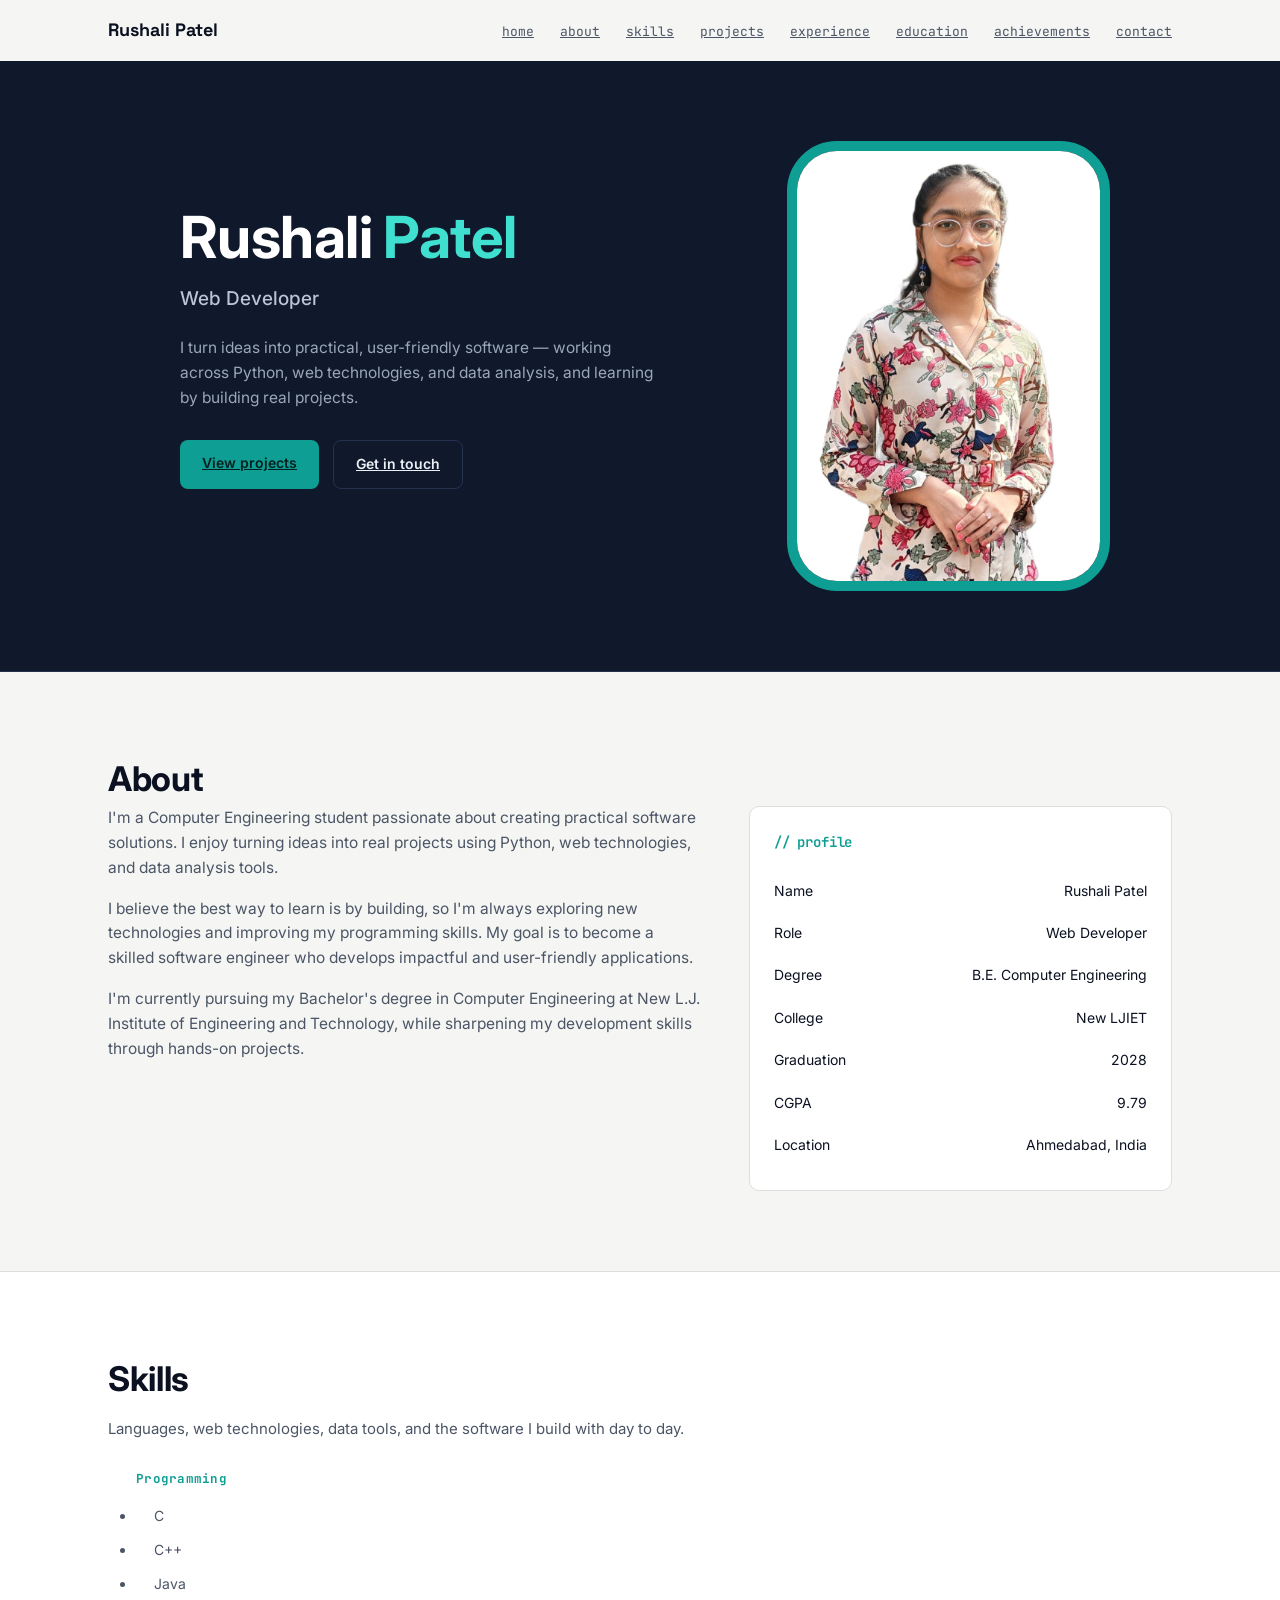
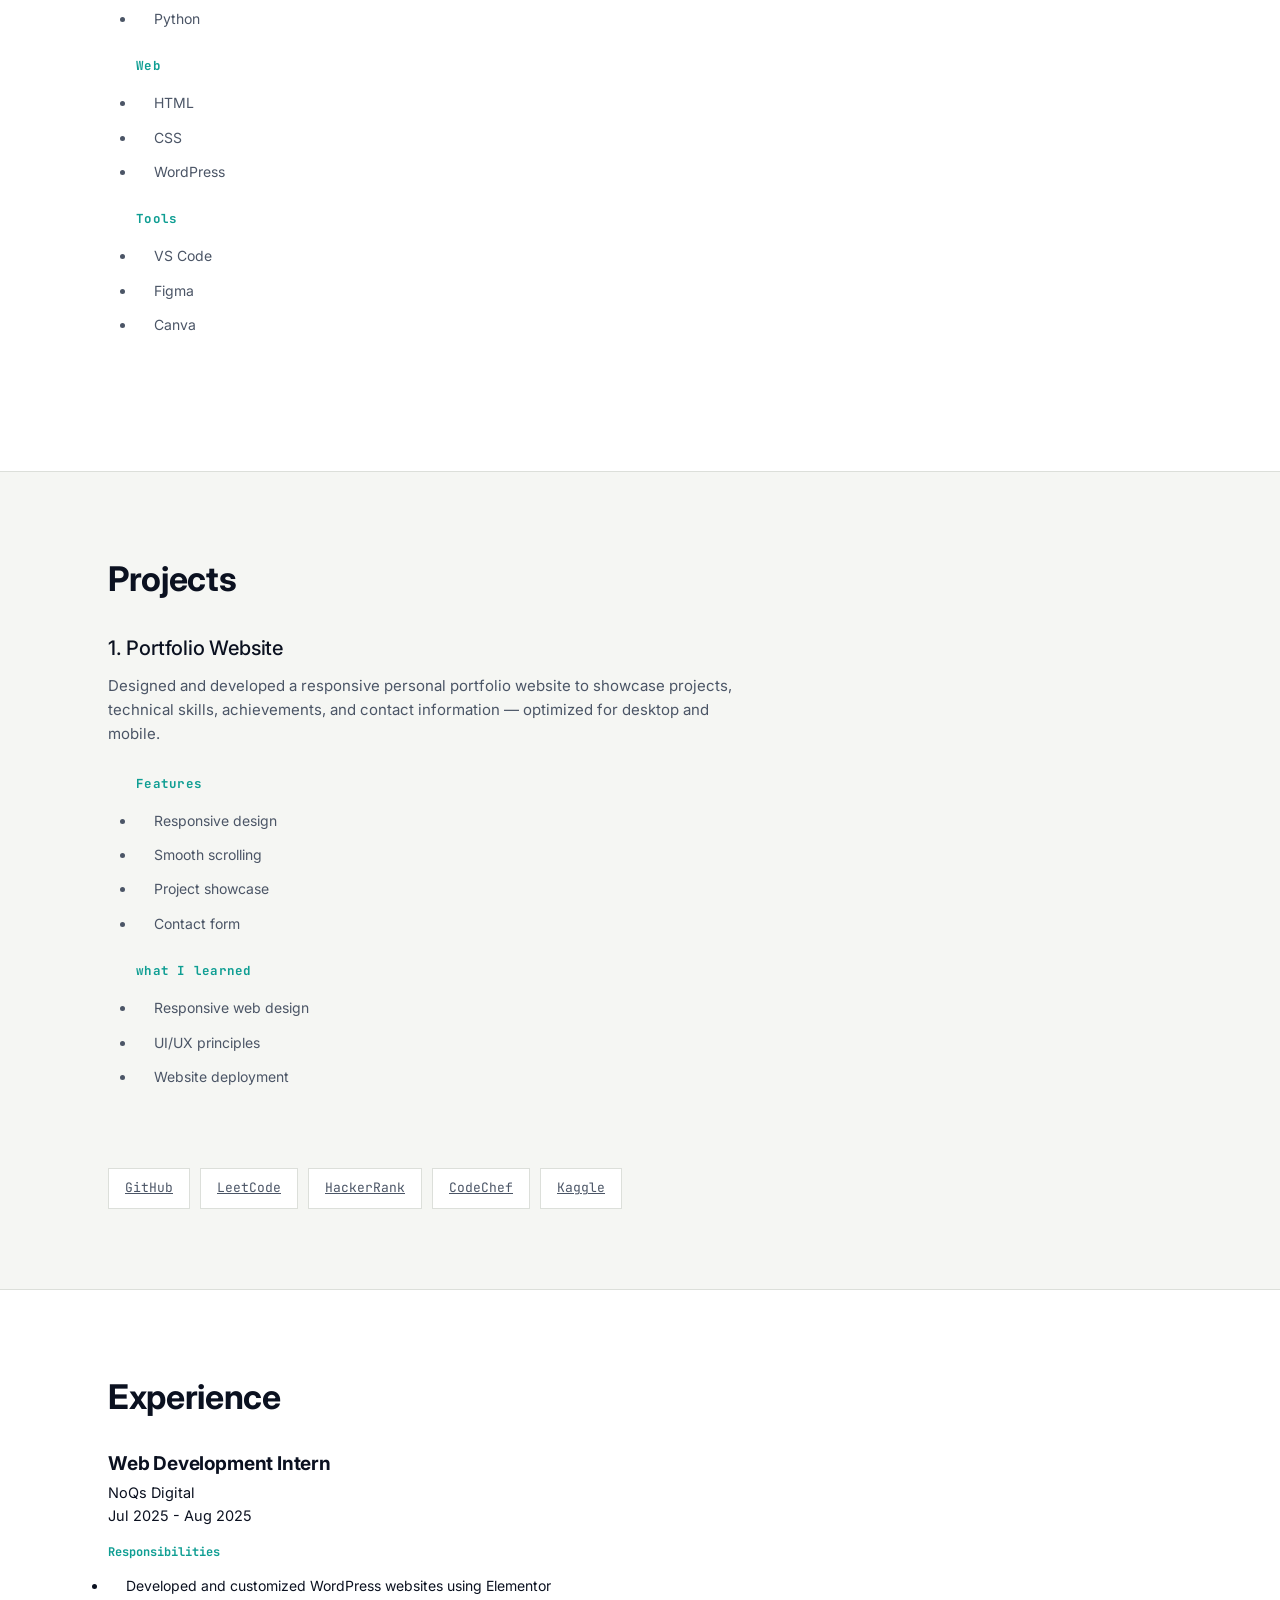
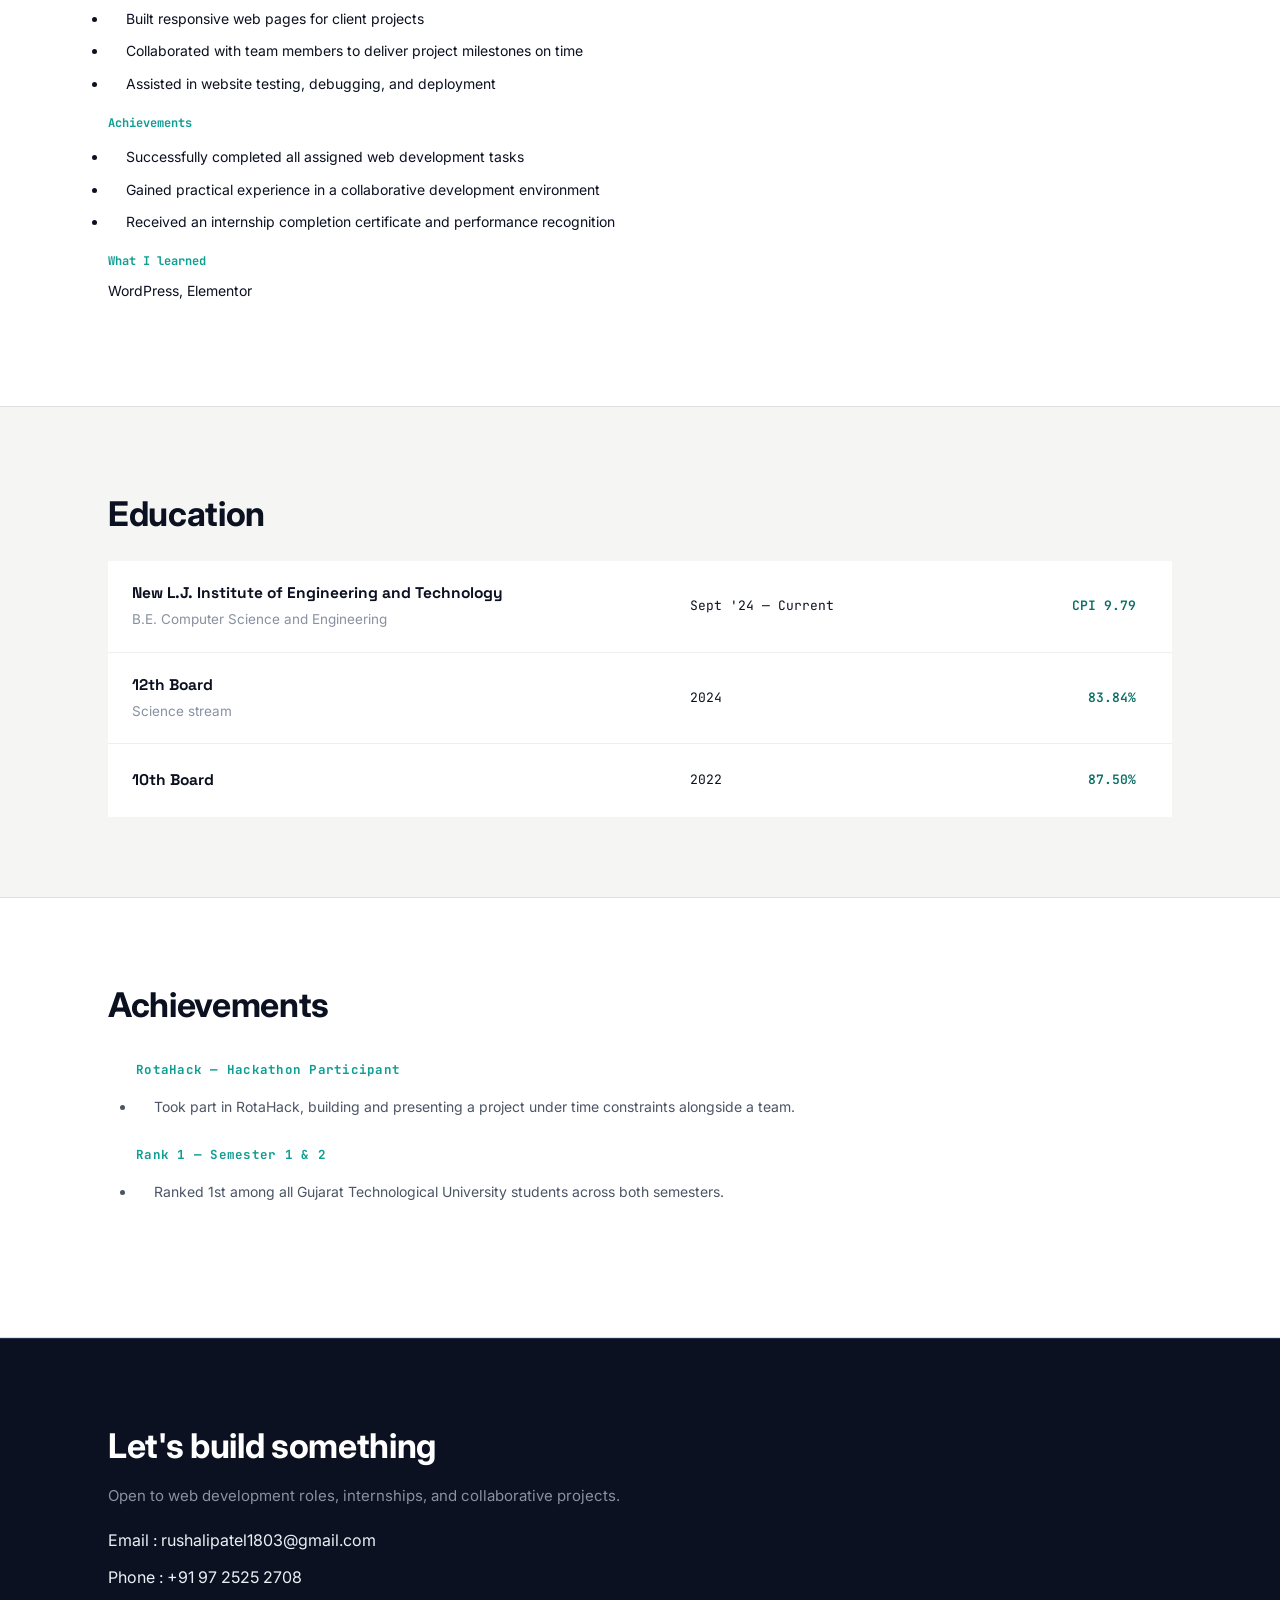
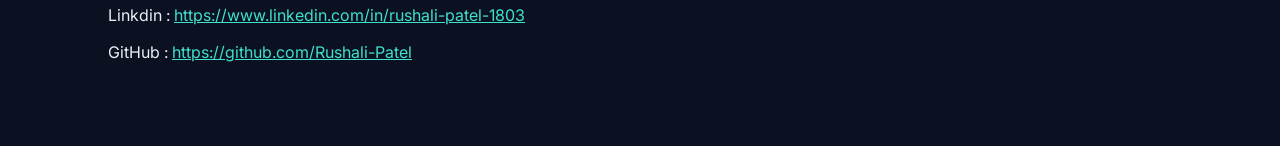
<file: index.html>
<!DOCTYPE html>
<html>
  <head>
    <meta charset="UTF-8">
    <meta name="viewport" content="width=device-width, initial-scale=1.0">
    <title>
      Rushali Patel — Web Developer
    </title>
  
    <link rel="stylesheet" href="style.css">
    
    <link rel="preconnect" href="https://fonts.googleapis.com">
    <link rel="preconnect" href="https://fonts.gstatic.com" crossorigin>
    <link href="https://fonts.googleapis.com/css2?family=Space+Grotesk:wght@500;600;700&family=Inter:wght@400;500;600;700&family=JetBrains+Mono:wght@400;500;600&display=swap" rel="stylesheet">
  </head>

  <body>
    <header class="nav">
      <div class="nav_inner">
        <div class="nav_name">Rushali Patel
        </div>
          <input type="checkbox" id="nav-toggle" class="nav-toggle-input">
          <label for="nav-toggle" class="nav-toggle-btn" aria-label="Toggle menu">
            <span></span>
          </label>
          <ul class="nav_links">
            <li><a href="#home">home</a></li>
            <li><a href="#about">about</a></li>
            <li><a href="#skills">skills</a></li>
            <li><a href="#projects">projects</a></li>
            <li><a href="#experience">experience</a></li>
            <li><a href="#education">education</a></li>
            <li><a href="#achievements">achievements</a></li>
            <li><a href="#contact">contact</a></li>
          </ul>
        </div>
</header>

<section class="hero" id="home">
  <div class="hero-grid">
    <div>
      <h1>Rushali <span>Patel</span></h1>
      <div class="role">Web Developer</div>
      <p class="lead">I turn ideas into practical, user-friendly software — working across Python, web technologies, and data analysis, and learning by building real projects.</p>
      <div class="hero-cta">
        <a class="btn-primary" href="#projects">View projects</a>
        <a class="btn-ghost" href="#contact">Get in touch</a>
      </div>
    </div>
    <div class="profile-photo-box">
      <img class="profile-photo" src="profile-photo.JPG">
    </div>
  </div>
</section>

<section id="about">
  <div class="wrap">
    <div class="section-head">
      <h2>About</h2>
      </div>
      <div class="about-grid">
      <div>
        <p>I'm a Computer Engineering student passionate about creating practical software solutions. I enjoy turning ideas into real projects using Python, web technologies, and data analysis tools.</p>
        <p>I believe the best way to learn is by building, so I'm always exploring new technologies and improving my programming skills. My goal is to become a skilled software engineer who develops impactful and user-friendly applications.</p>
        <p>I'm currently pursuing my Bachelor's degree in Computer Engineering at New L.J. Institute of Engineering and Technology, while sharpening my development skills through hands-on projects.</p>
      </div>
      <div class="info-card">
        <h3>// profile</h3>
        <div class="info-row"><span>Name</span><span>Rushali Patel</span></div>
        <div class="info-row"><span>Role</span><span>Web Developer</span></div>
        <div class="info-row"><span>Degree</span><span>B.E. Computer Engineering</span></div>
        <div class="info-row"><span>College</span><span>New LJIET</span></div>
        <div class="info-row"><span>Graduation</span><span>2028</span></div>
        <div class="info-row"><span>CGPA</span><span>9.79</span></div>
        <div class="info-row"><span>Location</span><span>Ahmedabad, India</span></div>
      </div>
    </div>
  </div>
</section>

<section class="alt" id="skills">
  <div class="wrap">
    <div class="section-head">
      <h2>Skills</h2>
      <p>Languages, web technologies, data tools, and the software I build with day to day.</p>
      <div class="project-detail">
        <h4>Programming</h4>
        <ul>
          <li>C</li>
          <li>C++</li>
          <li>Java</li>
          <li>Python</li>
        </ul>
        <h4>Web</h4>
        <ul>
          <li>HTML</li>
          <li>CSS</li>
          <li>WordPress</li>
        </ul>
        <h4>Tools</h4>
        <ul>
          <li>VS Code</li>
          <li>Figma</li>
          <li>Canva</li>
        </ul>
      </div>
    </div>
  </div>
</section>

<section id="projects">
  <div class="wrap">
    <div class="section-head">
      <h2>Projects</h2><br>
      <h3>1. Portfolio Website</h3>
      <p>Designed and developed a responsive personal portfolio website to showcase projects, technical skills, achievements, and contact information — optimized for desktop and mobile.</p>
    </div>
    <div class="project-detail">
        <h4>Features</h4>
        <ul>
          <li>Responsive design</li>
          <li>Smooth scrolling</li>
          <li>Project showcase</li>
          <li>Contact form</li>
        </ul>
        <h4>what I learned</h4>
        <ul>
          <li>Responsive web design</li>
          <li>UI/UX principles</li>
          <li>Website deployment</li>
        </ul>
      </div>

    <div class="profiles-row">
      <a class="profile-pill" href="https://github.com/Rushali-Patel" >GitHub</a>
      <a class="profile-pill" href="https://leetcode.com/u/Rushali_Patel/">LeetCode</a>
      <a class="profile-pill" href="https://www.hackerrank.com/profile/rushalipatel1803">HackerRank</a>
      <a class="profile-pill" href="https://www.codechef.com/users/kind_rain_88">CodeChef</a>
      <a class="profile-pill" href="https://www.kaggle.com/patelrushali">Kaggle</a>
    </div>
  </div>
</section>

<section class="alt" id="experience">
  <div class="wrap">
    <div class="section-head">
      <h2>Experience</h2>
    </div>
    <div class="log-card">
      <h3>Web Development Intern</h3>
      <div class="org">NoQs Digital <br>Jul 2025 - Aug 2025</div>
        <h5>Responsibilities</h5>
          <ul>
            <li>Developed and customized WordPress websites using Elementor</li>
            <li>Built responsive web pages for client projects</li>
            <li>Collaborated with team members to deliver project milestones on time</li>
            <li>Assisted in website testing, debugging, and deployment</li>
          </ul>

          <h5>Achievements</h5>
            <ul>
              <li>Successfully completed all assigned web development tasks</li>
              <li>Gained practical experience in a collaborative development environment</li>
              <li>Received an internship completion certificate and performance recognition</li>
            </ul>

            <h5>What I learned</h5>
              <div class="tech-row">
                WordPress, Elementor 
              </div>
    </div>
  </div>
</section>

<section id="education">
  <div class ="wrap">
    <div class="section-head">
      <h2>Education</h2>
    </div>
    <div class="edu-table">
      <div class="edu-row">
        <div class="school"><b>New L.J. Institute of Engineering and Technology</b><span>B.E. Computer Science and Engineering</span></div>
        <div class="period">Sept '24 — Current</div>
        <div class="score">CPI 9.79</div>
      </div>
      <div class="edu-row">
        <div class="school"><b>12th Board</b><span>Science stream</span></div>
        <div class="period">2024</div>
        <div class="score">83.84%</div>
      </div>
      <div class="edu-row">
        <div class="school"><b>10th Board</b></div>
        <div class="period">2022</div>
        <div class="score">87.50%</div>
      </div>
    </div>
  </div>
</section>

<section class="alt" id="achievements">
  <div class="wrap">
    <div class="section-head">
      <h2>Achievements</h2>
    </div>
    <div class="project-detail">
        <h4>RotaHack — Hackathon Participant</h4>
        <ul>
          <li>Took part in RotaHack, building and presenting a project under time constraints alongside a team.</li>
        </ul>
        <h4>Rank 1 — Semester 1 & 2</h4>
        <ul>
          <li>Ranked 1st among all Gujarat Technological University students across both semesters.</li>
        </ul>
      </div>
  </div>
</section>

<section class="contact" id="contact">
  <div class="wrap">
    <div class="section-head">
      <h2>Let's build something</h2>
      <p>Open to web development roles, internships, and collaborative projects.</p>
    </div>
    <div class="contact-links">
      <p> Email : rushalipatel1803@gmail.com</p>
      <p> Phone : +91 97 2525 2708</p>
      <p> Linkdin : <a href="https://www.linkedin.com/in/rushali-patel-1803"> https://www.linkedin.com/in/rushali-patel-1803 </a></p>
      <p> GitHub : <a href="https://github.com/Rushali-Patel"> https://github.com/Rushali-Patel </a></p>
    </div>
  </div>
</section>
  </body>
</html>
</file>
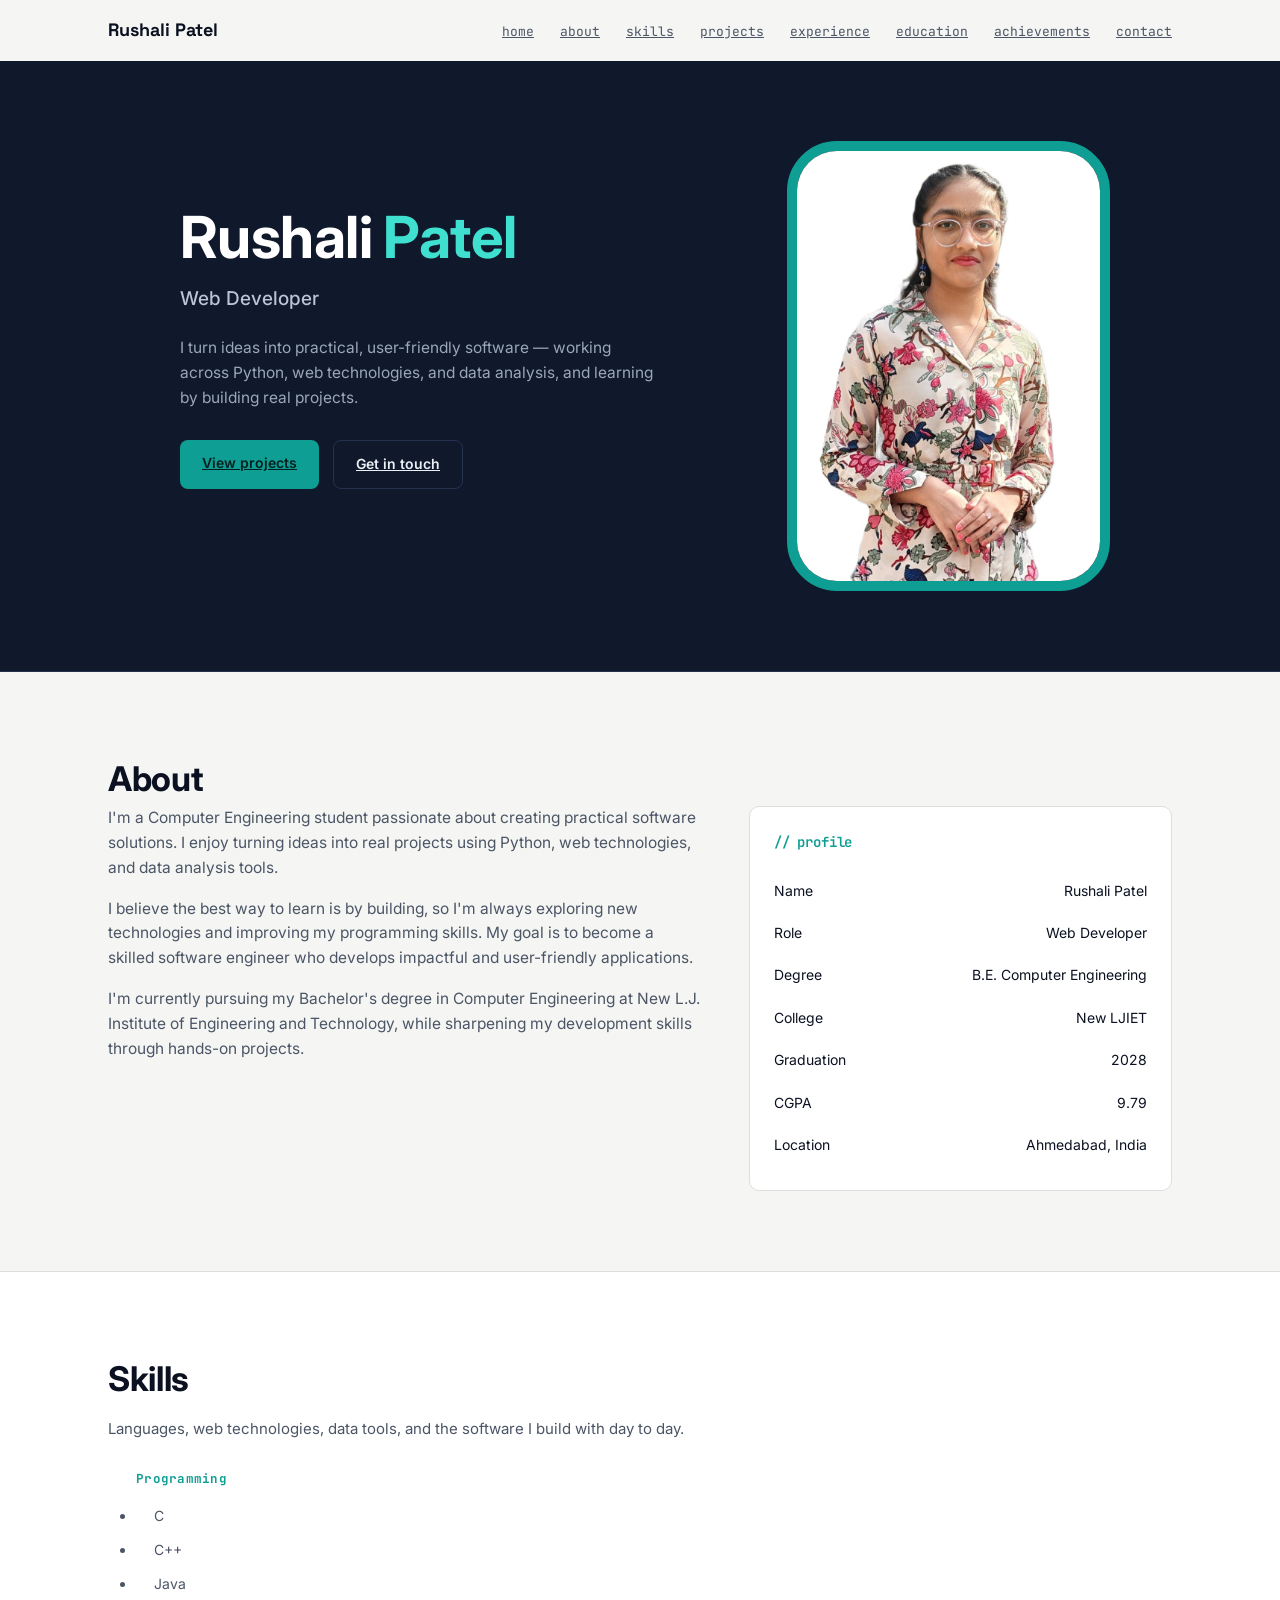
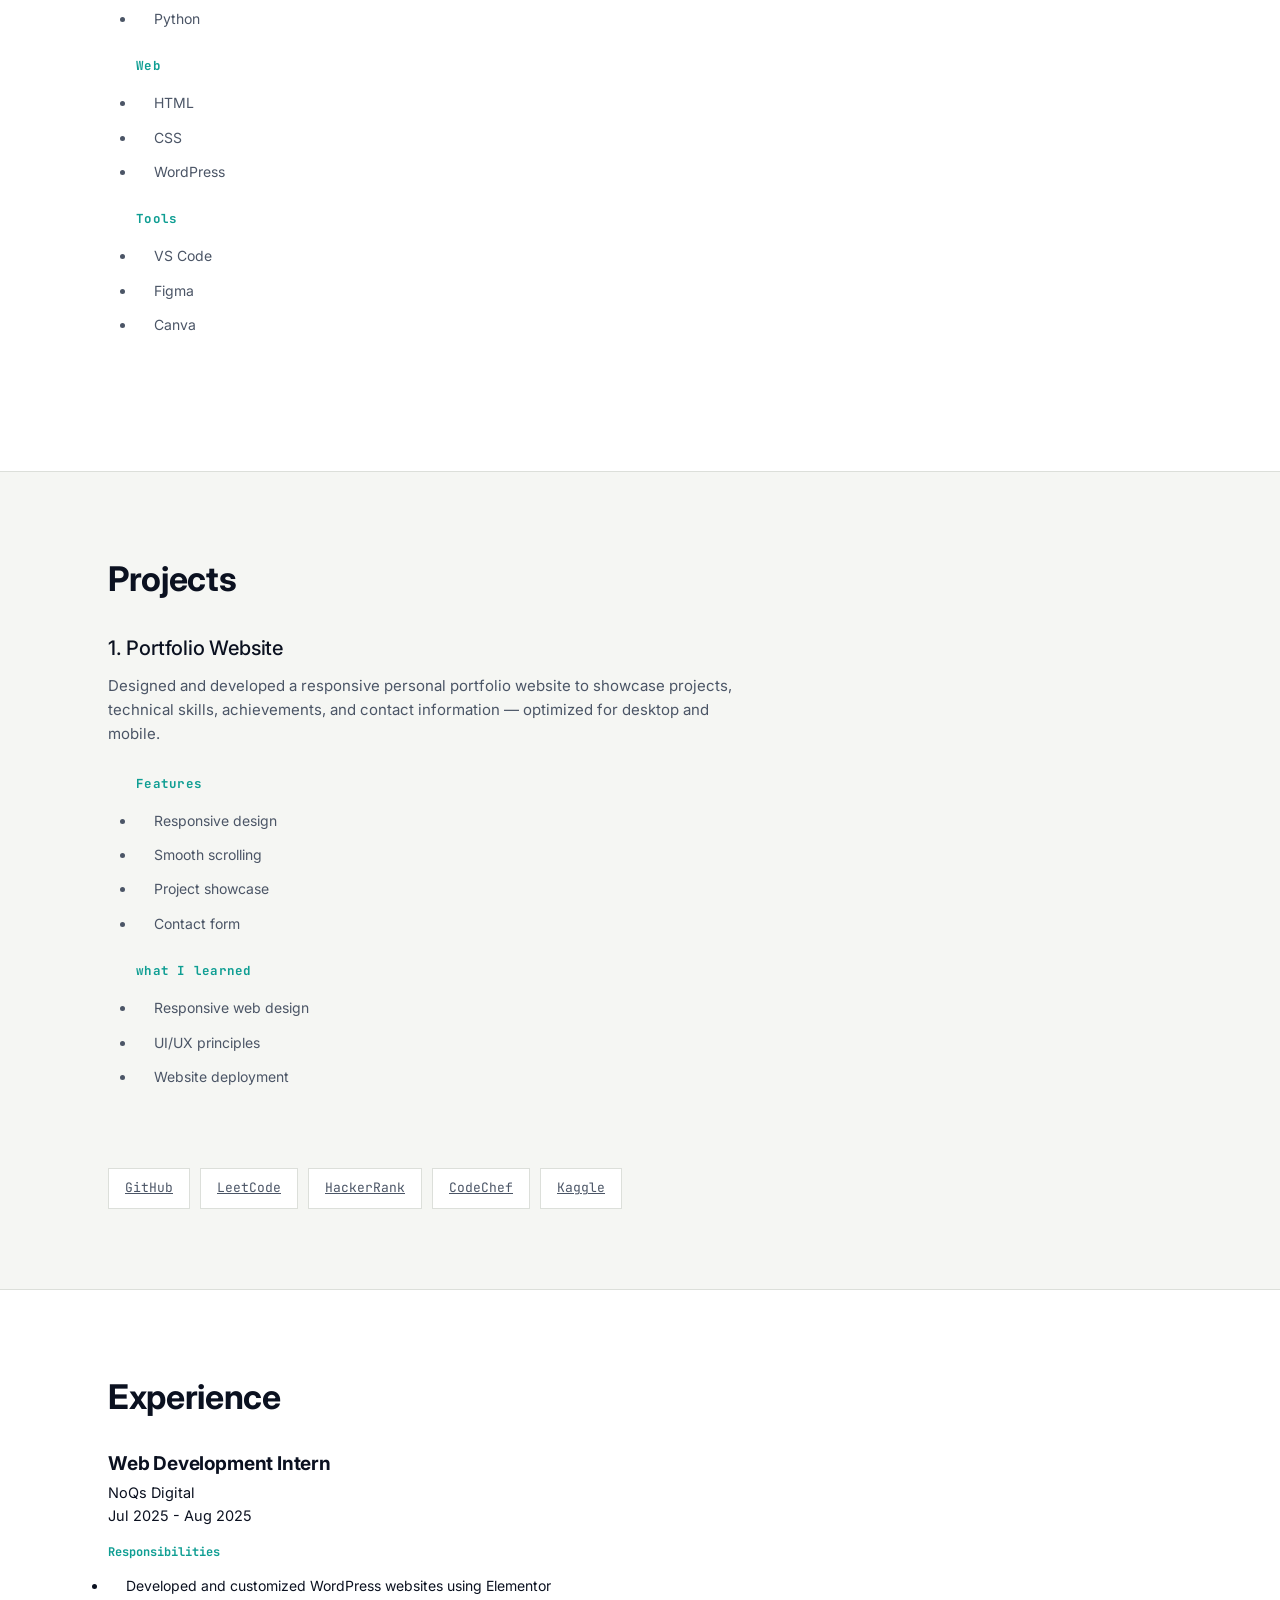
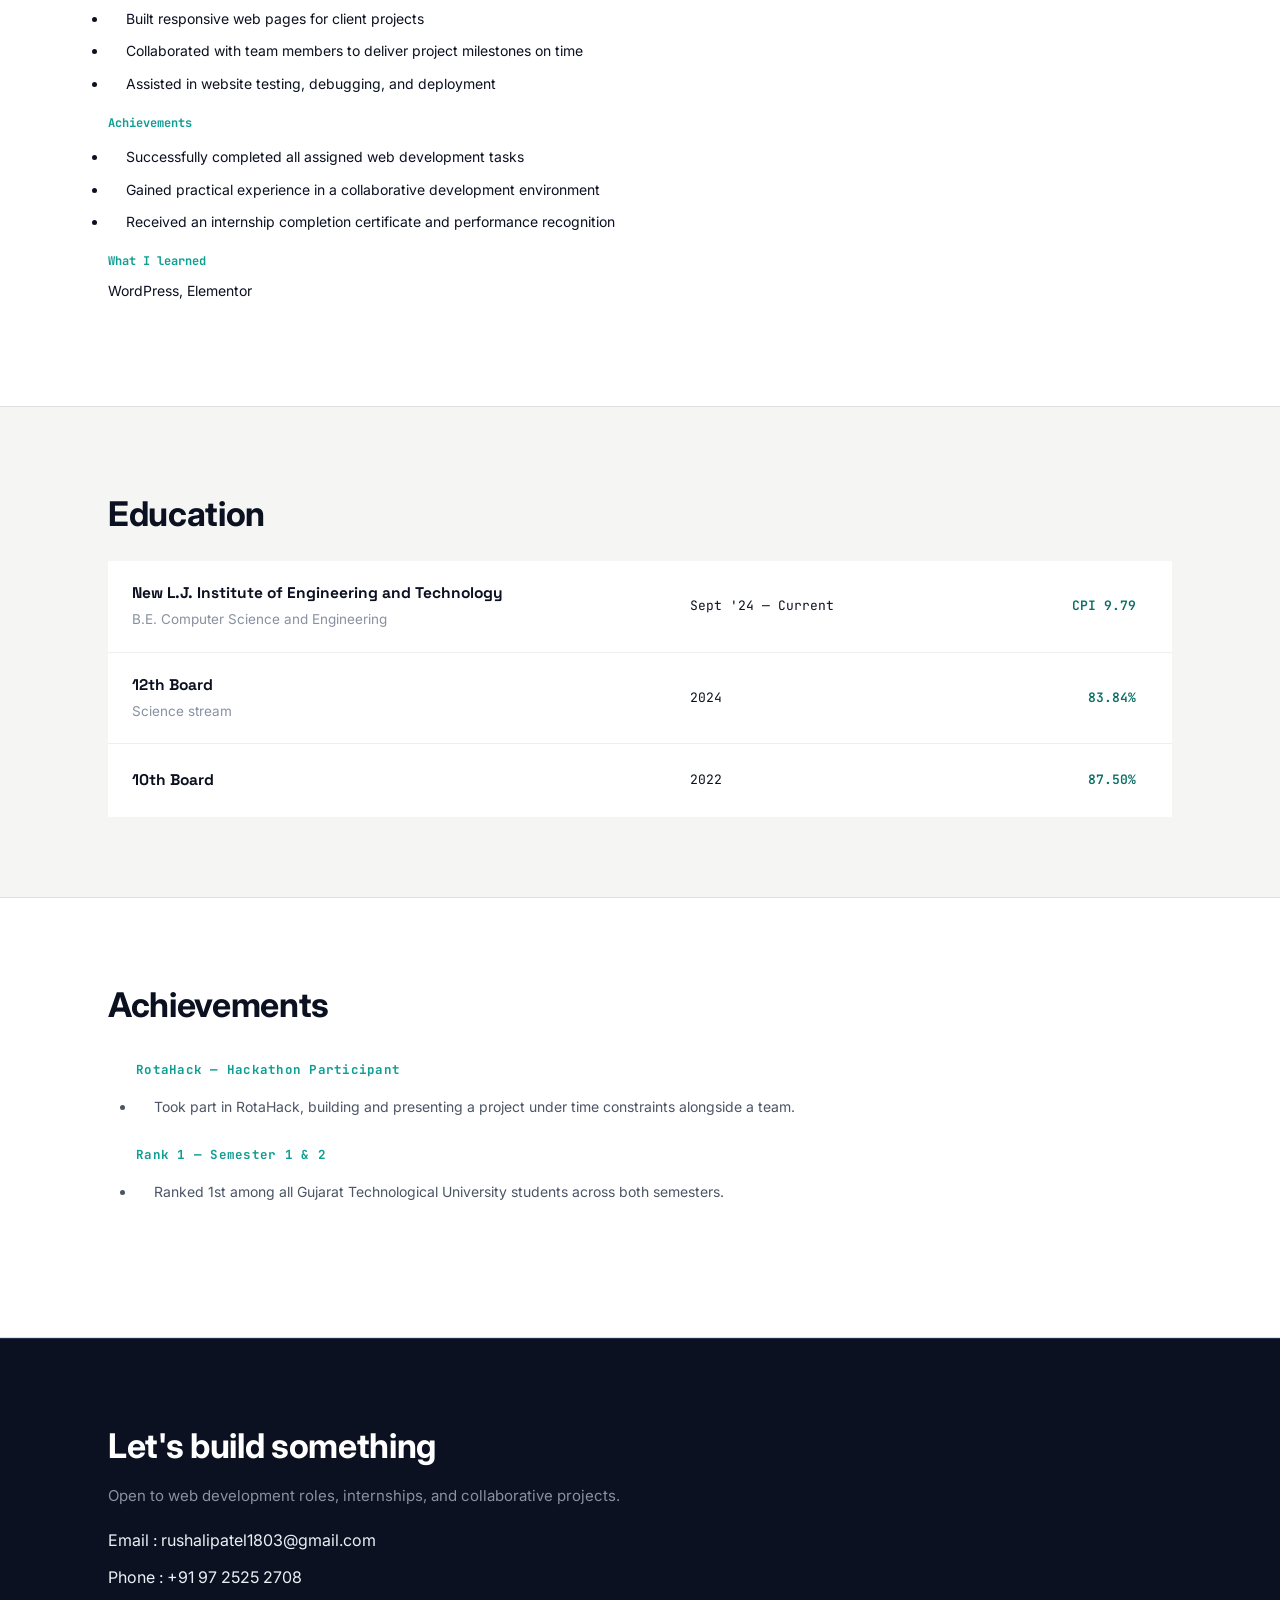
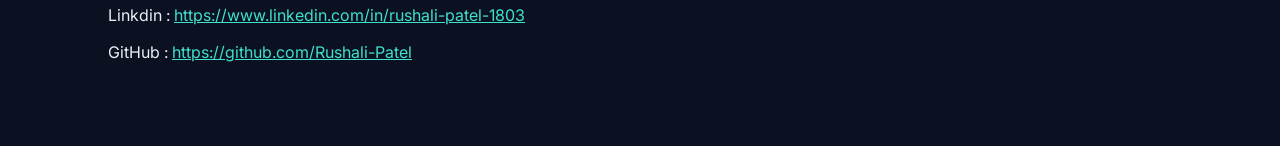
<file: main.html>
<!DOCTYPE html>
<html>
  <head>
    <title>
      Rushali Patel — Web Developer
    </title>

    <link rel="stylesheet" href="style.css">
    
    <link rel="preconnect" href="https://fonts.googleapis.com">
    <link rel="preconnect" href="https://fonts.gstatic.com" crossorigin>
    <link href="https://fonts.googleapis.com/css2?family=Space+Grotesk:wght@500;600;700&family=Inter:wght@400;500;600;700&family=JetBrains+Mono:wght@400;500;600&display=swap" rel="stylesheet">
  </head>

  <body>
    <header class="nav">
      <div class="nav_inner">
        <div class="nav_name">Rushali Patel
        </div>
          <ul class="nav_links">
            <li><a href="#home">home</a></li>
            <li><a href="#about">about</a></li>
            <li><a href="#skills">skills</a></li>
            <li><a href="#projects">projects</a></li>
            <li><a href="#experience">experience</a></li>
            <li><a href="#education">education</a></li>
            <li><a href="#achievements">achievements</a></li>
            <li><a href="#contact">contact</a></li>
          </ul>
        </div>
</header>

<section class="hero" id="home">
  <div class="hero-grid">
    <div>
      <h1>Rushali <span>Patel</span></h1>
      <div class="role">Web Developer</div>
      <p class="lead">I turn ideas into practical, user-friendly software — working across Python, web technologies, and data analysis, and learning by building real projects.</p>
      <div class="hero-cta">
        <a class="btn-primary" href="#projects">View projects</a>
        <a class="btn-ghost" href="#contact">Get in touch</a>
      </div>
    </div>
    <div class="profile-photo-box">
      <img class="profile-photo" src="profile-photo.JPG">
  </div>
</section>

<section id="about">
  <div class="wrap">
    <div class="section-head">
      <h2>About</h2>
      </div>
      <div class="about-grid">
      <div>
        <p>I'm a Computer Engineering student passionate about creating practical software solutions. I enjoy turning ideas into real projects using Python, web technologies, and data analysis tools.</p>
        <p>I believe the best way to learn is by building, so I'm always exploring new technologies and improving my programming skills. My goal is to become a skilled software engineer who develops impactful and user-friendly applications.</p>
        <p>I'm currently pursuing my Bachelor's degree in Computer Engineering at New L.J. Institute of Engineering and Technology, while sharpening my development skills through hands-on projects.</p>
      </div>
      <div class="info-card">
        <h3>// profile</h3>
        <div class="info-row"><span>Name</span><span>Rushali Patel</span></div>
        <div class="info-row"><span>Role</span><span>Web Developer</span></div>
        <div class="info-row"><span>Degree</span><span>B.E. Computer Engineering</span></div>
        <div class="info-row"><span>College</span><span>New LJIET</span></div>
        <div class="info-row"><span>Graduation</span><span>2028</span></div>
        <div class="info-row"><span>CGPA</span><span>9.79</span></div>
        <div class="info-row"><span>Location</span><span>Ahmedabad, India</span></div>
      </div>
    </div>
  </div>
</section>

<section class="alt" id="skills">
  <div class="wrap">
    <div class="section-head">
      <h2>Skills</h2>
      <p>Languages, web technologies, data tools, and the software I build with day to day.</p>
      <div class="project-detail">
        <h4>Programming</h4>
        <ul>
          <li>C</li>
          <li>C++</li>
          <li>Java</li>
          <li>Python</li>
        </ul>
        <h4>Web</h4>
        <ul>
          <li>HTML</li>
          <li>CSS</li>
          <li>WordPress</li>
        </ul>
        <h4>Tools</h4>
        <ul>
          <li>VS Code</li>
          <li>Figma</li>
          <li>Canva</li>
        </ul>
      </div>
    </div>
  </div>
</section>

<section id="projects">
  <div class="wrap">
    <div class="section-head">
      <h2>Projects</h2><br>
      <h3>1. Portfolio Website</h3>
      <p>Designed and developed a responsive personal portfolio website to showcase projects, technical skills, achievements, and contact information — optimized for desktop and mobile.</p>
    </div>
    <div class="project-detail">
        <h4>Features</h4>
        <ul>
          <li>Responsive design</li>
          <li>Smooth scrolling</li>
          <li>Project showcase</li>
          <li>Contact form</li>
        </ul>
        <h4>what I learned</h4>
        <ul>
          <li>Responsive web design</li>
          <li>UI/UX principles</li>
          <li>Website deployment</li>
        </ul>
      </div>

    <div class="profiles-row">
      <a class="profile-pill" href="https://github.com/Rushali-Patel" >GitHub</a>
      <a class="profile-pill" href="https://leetcode.com/u/Rushali_Patel/">LeetCode</a>
      <a class="profile-pill" href="https://www.hackerrank.com/profile/rushalipatel1803">HackerRank</a>
      <a class="profile-pill" href="https://www.codechef.com/users/kind_rain_88">CodeChef</a>
      <a class="profile-pill" href="https://www.kaggle.com/patelrushali">Kaggle</a>
    </div>
  </div>
</section>

<section class="alt" id="experience">
  <div class="wrap">
    <div class="section-head">
      <h2>Experience</h2>
    </div>
    <div class="log-card">
      <h3>Web Development Intern</h3>
      <div class="org">NoQs Digital <br>Jul 2025 - Aug 2025</div>
        <h5>Responsibilities</h5>
          <ul>
            <li>Developed and customized WordPress websites using Elementor</li>
            <li>Built responsive web pages for client projects</li>
            <li>Collaborated with team members to deliver project milestones on time</li>
            <li>Assisted in website testing, debugging, and deployment</li>
          </ul>

          <h5>Achievements</h5>
            <ul>
              <li>Successfully completed all assigned web development tasks</li>
              <li>Gained practical experience in a collaborative development environment</li>
              <li>Received an internship completion certificate and performance recognition</li>
            </ul>

            <h5>What I learned</h5>
              <div class="tech-row">
                WordPress, Elementor 
              </div>
    </div>
  </div>
</section>

<section id="education">
  <div class ="wrap">
    <div class="section-head">
      <h2>Education</h2>
    </div>
    <div class="edu-table">
      <div class="edu-row">
        <div class="school"><b>New L.J. Institute of Engineering and Technology</b><span>B.E. Computer Science and Engineering</span></div>
        <div class="period">Sept '24 — Current</div>
        <div class="score">CPI 9.79</div>
      </div>
      <div class="edu-row">
        <div class="school"><b>12th Board</b><span>Science stream</span></div>
        <div class="period">2024</div>
        <div class="score">83.84%</div>
      </div>
      <div class="edu-row">
        <div class="school"><b>10th Board</b></div>
        <div class="period">2022</div>
        <div class="score">87.50%</div>
      </div>
    </div>
  </div>
  </div>
</section>

<section class="alt" id="achievements">
  <div class="wrap">
    <div class="section-head">
      <h2>Achievements</h2>
    </div>
    <div class="project-detail">
        <h4>RotaHack — Hackathon Participant</h4>
        <ul>
          <li>Took part in RotaHack, building and presenting a project under time constraints alongside a team.</li>
        </ul>
        <h4>Rank 1 — Semester 1 & 2</h4>
        <ul>
          <li>Ranked 1st among all Gujarat Technological University students across both semesters.</li>
        </ul>
      </div>
  </div>
</section>

<section class="contact" id="contact">
  <div class="wrap">
    <div class="section-head">
      <h2>Let's build something</h2>
      <p>Open to web development roles, internships, and collaborative projects.</p>
    </div>
    <div class="contact-links">
      <p> Email : rushalipatel1803@gmail.com</p>
      <p> Phone : +91 97 2525 2708</p>
      <p> Linkdin : <a href="https://www.linkedin.com/in/rushali-patel-1803"> https://www.linkedin.com/in/rushali-patel-1803 </a></p>
      <p> GitHub : <a href="https://github.com/Rushali-Patel"> https://github.com/Rushali-Patel </a></p>
    </div>
  </div>
</section>
  </body>
</html>
</file>
<file: style.css>
*{
  margin:0;
  padding:0;
  box-sizing:border-box;
}

html{
  scroll-behavior:smooth;
}

body{
  background:#F5F6F3;
  color:rgb(11, 17, 32);
  font-family:'Inter',sans-serif;
  font-size:16px;
  line-height:1.6;
  overflow-x:hidden;
}

h1,h2,h3{
  font-family:'Space Grotesk' sans-serif;;
  letter-spacing:-0.01em;
}

.mono{
  font-family:'JetBrains Mono',monospace;
}
.wrap{
  max-width:1120px;
  margin:0 auto;padding:0 28px;
}

img{max-width:100%;display:block;}



header.nav{
  position:sticky;
  top:0;
  z-index:50;
  background:rgba(245,246,243,0.92);
}

.nav_inner{
  position:relative;
  max-width:1120px;
  margin:0 auto;
  padding:16px 28px;
  display:flex;
  align-items:center;
  justify-content:space-between;
}

.nav_name{
  font-family:'Space Grotesk',sans-serif;
  font-weight:700;
  font-size:18px;
  display:flex;
  align-items:center;
  gap:8px;
}

.nav_links{
  display:flex;
  gap:26px;
  list-style:none;
  flex-wrap:wrap;
}

.nav_links a{
  font-family:'JetBrains Mono',monospace;
  font-size:13px;
  color:#4B5566;
}
.nav_links a:hover{
  color:#0F9E93;
}

.nav-toggle-input{
  display:none;
}

.nav-toggle-btn{
  display:none;
  width:28px;
  height:22px;
  position:relative;
  cursor:pointer;
  z-index:60;
}

.nav-toggle-btn span,
.nav-toggle-btn::before,
.nav-toggle-btn::after{
  content:"";
  position:absolute;
  left:0;
  width:100%;
  height:2px;
  background:#0B1120;
  transition:transform .2s ease, opacity .2s ease, top .2s ease;
}

.nav-toggle-btn::before{ top:0; }
.nav-toggle-btn span{ top:10px; }
.nav-toggle-btn::after{ top:20px; }



section{
  padding:80px 0;
}

.hero{
    background:#10192c;
    color:#EAF0F6;
    border-bottom:1px solid #243250;
}

.hero h1{
    font-size:clamp(34px,6vw,58px);
    font-weight:700;
    line-height:1.05;
    color:#fff;
    margin-bottom:16px;
}

.hero h1 span{
  color:#3FE0CF;
}

.hero-grid{
  max-width:1120px;
  margin:0 auto;
  display:grid;
  grid-template-columns:1.05fr 0.95fr;
  gap:50px;
  align-items:center;
  padding:0 28px 0 100px;
}
 
.role{
  display:inline-block;
  font-size:19px;
  color:#B9C4D4;
  font-weight:500;
  margin-bottom:22px;
}

p.lead{
    color:#9AA7BA;
    max-width:480px;
    margin-bottom:30px;
    font-size:15.5px;
}

.hero-cta{
  display:flex;
  gap:14px;
  flex-wrap:wrap;
  margin-bottom:36px;
}

.btn-primary{
  padding:12px 22px;
  border-radius:8px;
  font-weight:600;
  font-size:14px;
  font-family:'Inter',sans-serif;
  background:#0F9E93;
  color:#04211F;
}

.btn-primary:hover{
  background:#3FE0CF;
}

.btn-ghost{
  padding:12px 22px;
  border-radius:8px;
  font-weight:600;
  font-size:14px;
  font-family:'Inter',sans-serif;
  border:1px solid #243250;
  color:#EAF0F6;
}

.btn-ghost:hover{
  border-color:#3FE0CF;
  color:#3FE0CF;
}

.profile-photo-box{
  display:grid;
  justify-content:center;
}

.profile-photo{
  object-fit:cover;
  object-position: top;
  width: min(400px, 100%);
  height: clamp(280px, 45vw, 450px);
  border : 10px solid #0F9E93;
  border-radius: 50px;
}

.section-head{
  max-width:640px;
}

.section-head h2{
  font-size:clamp(26px,3vw,34px);
  font-weight:700;
  color:#0B1120;
}

.section-head h3{
  font-size:clamp(20px,1vw,30px);
  font-weight:500;
  color:#0B1120;
}

.section-head p{
  color: #4B5566;
  margin-top:10px;
  font-size:15px;
}

section.alt{
  background:#FFFFFF;
  border-top:1px solid #DCDFDA;
  border-bottom:1px solid #DCDFDA;
}

.about-grid{
  display:grid;
  grid-template-columns:1.4fr 1fr;
  gap:48px;align-items:start;
}
.about-grid p{
  color:#4B5566;
  margin-bottom:16px;
  font-size:15.5px;
}
.info-card{
    background: #FFFFFF;
    border:1px solid #DCDFDA;
    border-radius: 10px;
    padding:24px;
}
.info-card h3{
  font-size:14px;
  font-family:'JetBrains Mono',monospace;
  color: #0F9E93;
  margin-bottom:16px;
  font-weight:600;
}
.info-row{
  display:flex;
  justify-content:space-between;
  padding:10px 0;
  font-size:14px;
}

.project-detail{
  padding:28px;
}

.project-detail h4{
  font-family:'JetBrains Mono',monospace;
  font-size:12.5px;
  color: #0F9E93;
  margin-bottom:10px;
  letter-spacing:.02em;
}

.project-detail ul{
  margin-bottom:20px;
}

.project-detail li{
    font-size:14px;
    color: #4B5566;
    padding:6px 0 6px 18px;
    position:relative;
}

.profiles-row{
  margin-top:26px;
  display:flex;
  flex-wrap:wrap;
  gap:10px;
}

.profile-pill{
    font-family:'JetBrains Mono',monospace;
    font-size:13px;
    padding:9px 16px;
    border:1px solid #DCDFDA;
    display:flex;
    align-items:center;
    gap:8px;
    color: #4B5566;
    background: #FFFFFF;
  }

.profile-pill:hover{
    border-color: #0F9E93;
  }

.log-card{
    padding:24px 0px;
}

.log-card h3{
  font-size:19px;
  margin-bottom:2px;
}

.log-card .org{
  font-size:14.5px;
  margin-bottom:16px;
}

.log-card h5{
  font-family:'JetBrains Mono',monospace;
  font-size:12px;
  color:#0F9E93;
  margin:14px 0 8px;
}

.log-card li{
  font-size:14px;
  padding:5px 0 5px 18px;
  position:relative;
}

.tech-row{
  font-size:14px;
  margin-top:4px;
}

.edu-table{
  margin-top: 20px;
  background: #FFFFFF;
}
.edu-row{
  display:grid;
  grid-template-columns:2.2fr 1fr 0.8fr;
  gap:12px;
  padding:20px 24px;
  align-items:center;
  border-bottom:1px solid #EEF0EC;
}

.edu-row:last-child{
  border-bottom:none;
}


.edu-row .school b{
  display:block;
  font-size:15.5px;
  font-family:'Space Grotesk',sans-serif;
}

.edu-row .school span{
  font-size:13.5px;
  color:#8891A0;
}

.edu-row .period{
  font-family:'JetBrains Mono',monospace;
  font-size:13px;
  color: #0B1120;
}

.edu-row .score{
    font-family:'JetBrains Mono',monospace;
    font-size:13px;
    justify-self:end;
    color:#0A6E66;
    padding:6px 12px;
    border-radius:6px;
    font-weight:600;
}

.contact-links{
  display:flex;
  flex-direction:column;
  gap:12px;
}

section.contact{
  background: #0B1120;
  color:#EAF0F6;
  border-top:1px solid #243250;
}

.contact .section-head h2{
  color:#fff;
}

.contact .section-head p{
  color: #8891A0;
}

.contact-links{
  margin-top:20px;
}

.contact-links a{
  color:#3FE0CF;
}

/* ============ Responsive ============ */

/* Tablet */
@media (max-width:860px){

  section{
    padding:56px 0;
  }

  /* Hamburger nav */
  .nav-toggle-btn{
    display:block;
  }

  .nav_links{
    position:absolute;
    top:100%;
    left:0;
    right:0;
    flex-direction:column;
    gap:0;
    background:#F5F6F3;
    border-bottom:1px solid #DCDFDA;
    max-height:0;
    overflow:hidden;
    transition:max-height .25s ease;
  }

  .nav-toggle-input:checked ~ .nav_links{
    max-height:400px;
  }

  .nav_links li{
    border-top:1px solid #DCDFDA;
  }

  .nav_links a{
    display:block;
    padding:14px 28px;
  }

  /* Hero */
  .hero-grid{
    grid-template-columns:1fr;
    padding:0 24px;
    text-align:center;
    justify-items:center;
  }

  .hero-grid > div:first-child{
    order:2;
  }

  .profile-photo-box{
    order:1;
  }

  p.lead{
    margin-left:auto;
    margin-right:auto;
  }

  .hero-cta{
    justify-content:center;
  }

  /* About */
  .about-grid{
    grid-template-columns:1fr;
  }

  /* Education */
  .edu-row{
    grid-template-columns:1fr 1fr;
    row-gap:8px;
  }

  .edu-row .school{
    grid-column:1 / -1;
  }

  .edu-row .score{
    justify-self:start;
  }
}

/* Mobile */
@media (max-width:480px){

  .wrap{
    padding:0 20px;
  }

  .nav_inner{
    padding:14px 20px;
  }

  .hero h1{
    font-size:clamp(30px,9vw,40px);
  }

  .profile-photo{
    height:60vw;
  }

  .hero-cta{
    flex-direction:column;
    width:100%;
  }

  .hero-cta a{
    text-align:center;
  }

  .edu-row{
    grid-template-columns:1fr;
  }

  .edu-row .period,
  .edu-row .score{
    justify-self:start;
  }

  .profiles-row{
    justify-content:center;
  }

  .contact-links p{
    font-size:14.5px;
    word-break:break-word;
  }
}
</file>
